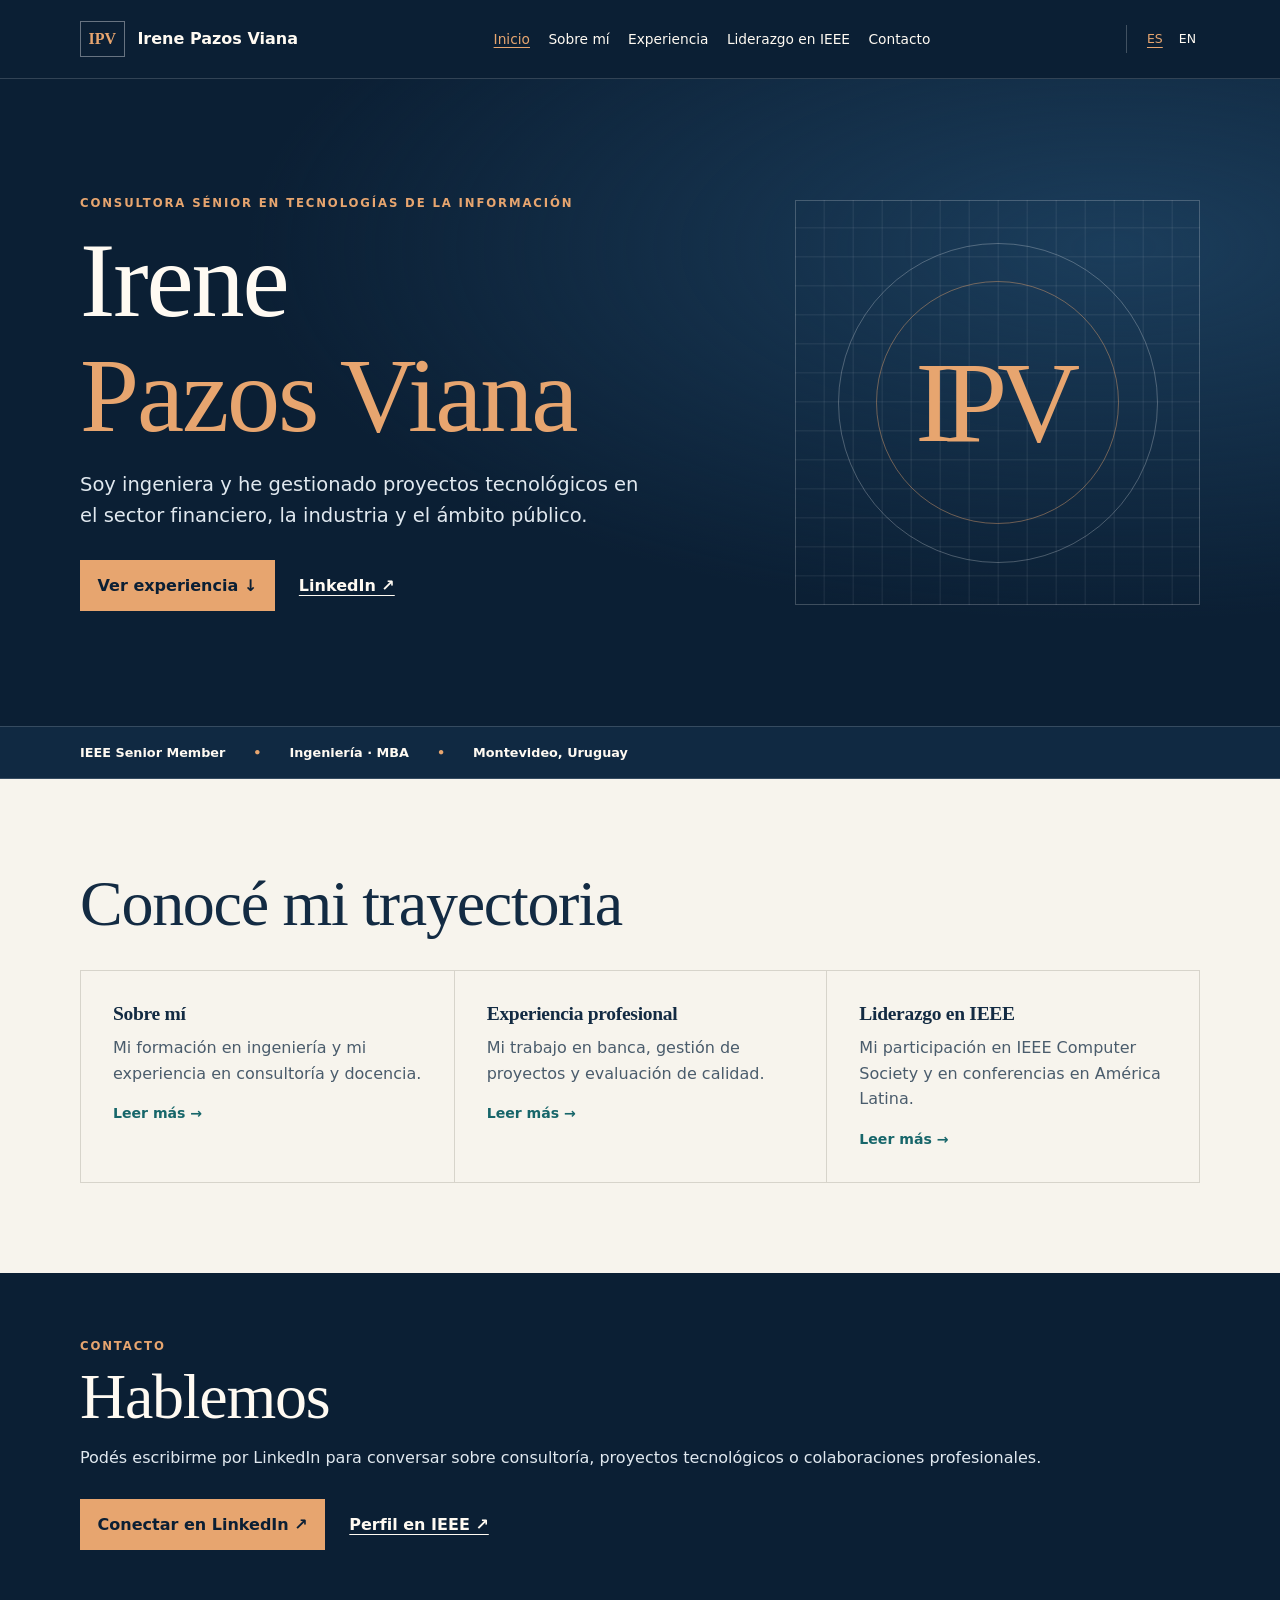
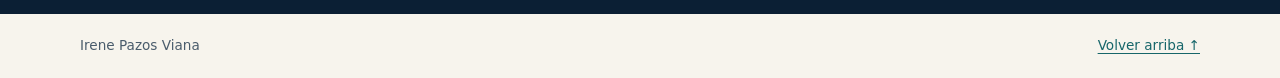
<file: index.html>
<!doctype html>
<html lang="es">
<head>
<meta charset="utf-8">
<meta name="viewport" content="width=device-width, initial-scale=1">
<meta name="theme-color" content="#102942">
<meta name="description" content="Portfolio profesional de Irene Pazos Viana, consultora sénior en tecnologías de la información e IEEE Senior Member.">
<meta property="og:type" content="website">
<meta property="og:title" content="Irene Pazos Viana | Consultoría tecnológica">
<meta property="og:description" content="Consultoría tecnológica, ingeniería y liderazgo en IEEE.">
<title>Irene Pazos Viana | Consultoría tecnológica</title>
<link rel="icon" type="image/svg+xml" href="favicon.svg">
<link rel="stylesheet" href="styles.css?v=3">
</head>
<body data-title-es="Irene Pazos Viana | Consultoría tecnológica" data-title-en="Irene Pazos Viana | Technology Consulting">
<a class="skip" href="#main" data-en="Skip to content">Saltar al contenido</a>
<header><div class="wrap top">
<a class="brand" href="index.html"><span class="mark" aria-hidden="true">IPV</span>Irene Pazos Viana</a>
<nav aria-label="Navegación principal" data-en-label="Main navigation"><a href="index.html" aria-current="page" data-en="Home">Inicio</a><a href="perfil.html" data-en="About">Sobre mí</a><a href="experiencia.html" data-en="Experience">Experiencia</a><a href="ieee.html" data-en="IEEE leadership">Liderazgo en IEEE</a><a href="contacto.html" data-en="Contact">Contacto</a></nav>
<div class="languages" aria-label="Idioma" data-en-label="Language"><button type="button" lang="es" data-language="es" aria-label="Español" aria-pressed="true">ES</button><button type="button" lang="en" data-language="en" aria-label="English" aria-pressed="false">EN</button></div>
</div></header>
<main id="main">
<section class="hero" aria-labelledby="name"><div class="wrap hero-inner"><div>
<p class="eyebrow" data-en="Senior Technology Consultant">Consultora sénior en tecnologías de la información</p>
<h1 id="name">Irene <span>Pazos Viana</span></h1>
<p class="intro" data-en="I’m an engineer and I’ve managed technology projects across financial services, industry and the public sector.">Soy ingeniera y he gestionado proyectos tecnológicos en el sector financiero, la industria y el ámbito público.</p>
<div class="actions"><a class="button" href="experiencia.html" data-en="Explore experience ↓">Ver experiencia ↓</a><a class="text-link" href="https://www.linkedin.com/in/irenepazosviana/" target="_blank" rel="noopener noreferrer">LinkedIn ↗</a></div>
</div><div class="art" aria-hidden="true"><span>IPV</span></div></div></section>
<div class="strip"><div class="wrap"><span>IEEE Senior Member</span><span data-en="Engineering · MBA">Ingeniería · MBA</span><span>Montevideo, Uruguay</span></div></div>
<section class="light" id="trayectoria"><div class="wrap"><h2 data-en="Explore my work">Conocé mi trayectoria</h2><div class="cards page-links"><article class="card"><h3 data-en="About me">Sobre mí</h3><p data-en="My engineering education and experience in consulting and teaching.">Mi formación en ingeniería y mi experiencia en consultoría y docencia.</p><a href="perfil.html" data-en="Read more →">Leer más →</a></article><article class="card"><h3 data-en="Professional experience">Experiencia profesional</h3><p data-en="My work in banking, project management and quality assessment.">Mi trabajo en banca, gestión de proyectos y evaluación de calidad.</p><a href="experiencia.html" data-en="Read more →">Leer más →</a></article><article class="card"><h3 data-en="IEEE leadership">Liderazgo en IEEE</h3><p data-en="My work with IEEE Computer Society and conferences in Latin America.">Mi participación en IEEE Computer Society y en conferencias en América Latina.</p><a href="ieee.html" data-en="Read more →">Leer más →</a></article></div></div></section><section class="closing" id="contacto"><div class="wrap"><p class="eyebrow" data-en="Contact">Contacto</p><h2 data-en="Get in touch">Hablemos</h2><p data-en="You can reach me on LinkedIn to discuss consulting, technology projects or professional collaborations.">Podés escribirme por LinkedIn para conversar sobre consultoría, proyectos tecnológicos o colaboraciones profesionales.</p><div class="actions"><a class="button" href="https://www.linkedin.com/in/irenepazosviana/" target="_blank" rel="noopener noreferrer" data-en="Connect on LinkedIn ↗">Conectar en LinkedIn ↗</a><a class="text-link" href="https://www.computer.org/profiles/irene-pazos-viana" target="_blank" rel="noopener noreferrer" data-en="IEEE profile ↗">Perfil en IEEE ↗</a></div></div></section>
</main>
<footer class="foot"><div class="wrap"><span>Irene Pazos Viana</span><a href="#main" data-en="Back to top ↑">Volver arriba ↑</a></div></footer>
<script src="language.js"></script>
</body>
</html>
</file>
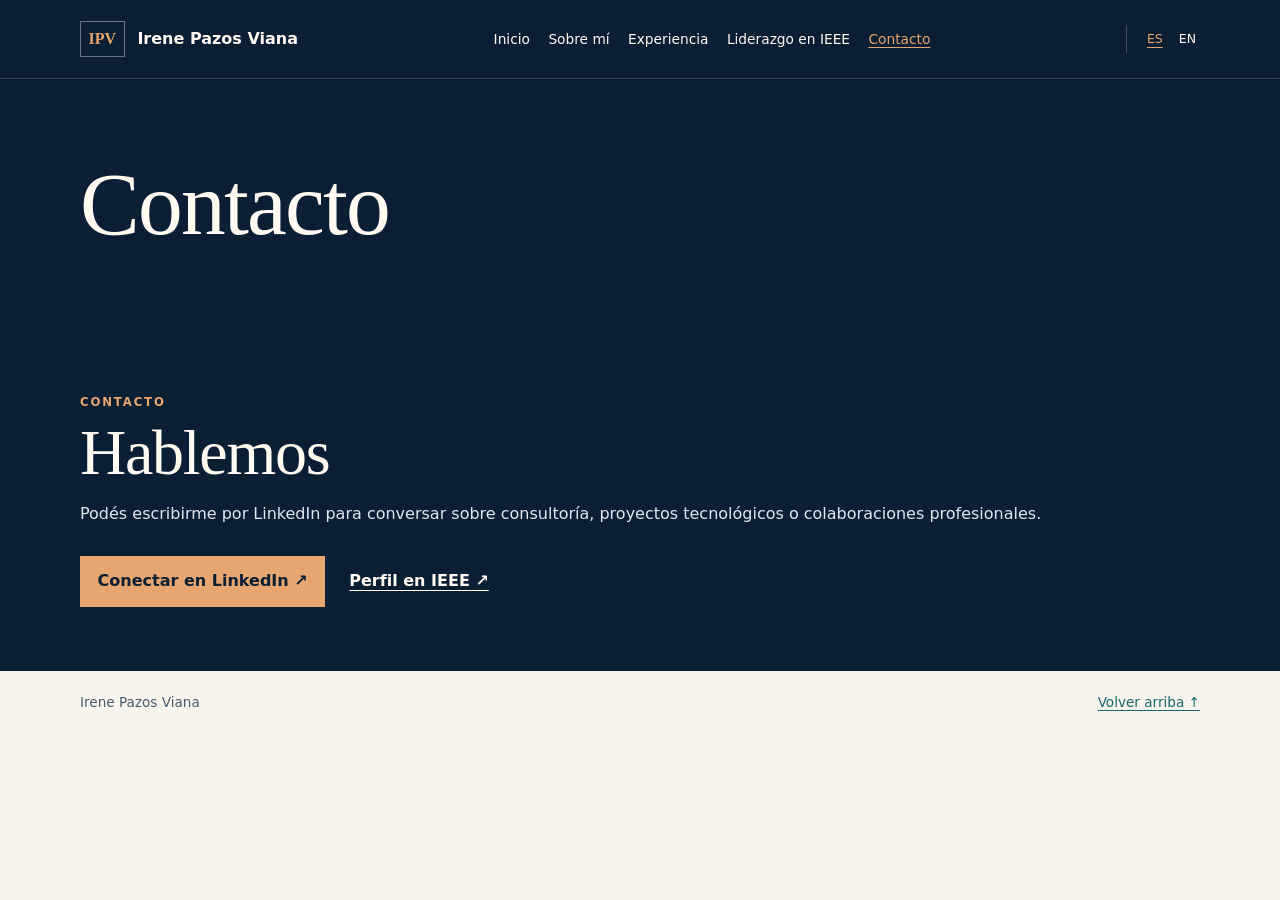
<file: contacto.html>
<!doctype html>
<html lang="es">
<head>
<meta charset="utf-8">
<meta name="viewport" content="width=device-width, initial-scale=1">
<meta name="theme-color" content="#102942">
<meta name="description" content="Portfolio profesional de Irene Pazos Viana, consultora sénior en tecnologías de la información e IEEE Senior Member.">
<meta property="og:type" content="website">
<meta property="og:title" content="Contacto | Irene Pazos Viana">
<meta property="og:description" content="Consultoría tecnológica, ingeniería y liderazgo en IEEE.">
<title>Contacto | Irene Pazos Viana</title>
<link rel="icon" type="image/svg+xml" href="favicon.svg">
<link rel="stylesheet" href="styles.css?v=3">
</head>
<body data-title-es="Contacto | Irene Pazos Viana" data-title-en="Contact | Irene Pazos Viana">
<a class="skip" href="#main" data-en="Skip to content">Saltar al contenido</a>
<header><div class="wrap top">
<a class="brand" href="index.html"><span class="mark" aria-hidden="true">IPV</span>Irene Pazos Viana</a>
<nav aria-label="Navegación principal" data-en-label="Main navigation"><a href="index.html" data-en="Home">Inicio</a><a href="perfil.html" data-en="About">Sobre mí</a><a href="experiencia.html" data-en="Experience">Experiencia</a><a href="ieee.html" data-en="IEEE leadership">Liderazgo en IEEE</a><a href="contacto.html" aria-current="page" data-en="Contact">Contacto</a></nav>
<div class="languages" aria-label="Idioma" data-en-label="Language"><button type="button" lang="es" data-language="es" aria-label="Español" aria-pressed="true">ES</button><button type="button" lang="en" data-language="en" aria-label="English" aria-pressed="false">EN</button></div>
</div></header>
<main id="main">
<section class="page-hero"><div class="wrap"><h1 data-en="Contact">Contacto</h1></div></section><section class="closing" id="contacto"><div class="wrap"><p class="eyebrow" data-en="Contact">Contacto</p><h2 data-en="Get in touch">Hablemos</h2><p data-en="You can reach me on LinkedIn to discuss consulting, technology projects or professional collaborations.">Podés escribirme por LinkedIn para conversar sobre consultoría, proyectos tecnológicos o colaboraciones profesionales.</p><div class="actions"><a class="button" href="https://www.linkedin.com/in/irenepazosviana/" target="_blank" rel="noopener noreferrer" data-en="Connect on LinkedIn ↗">Conectar en LinkedIn ↗</a><a class="text-link" href="https://www.computer.org/profiles/irene-pazos-viana" target="_blank" rel="noopener noreferrer" data-en="IEEE profile ↗">Perfil en IEEE ↗</a></div></div></section>
</main>
<footer class="foot"><div class="wrap"><span>Irene Pazos Viana</span><a href="#main" data-en="Back to top ↑">Volver arriba ↑</a></div></footer>
<script src="language.js"></script>
</body>
</html>
</file>
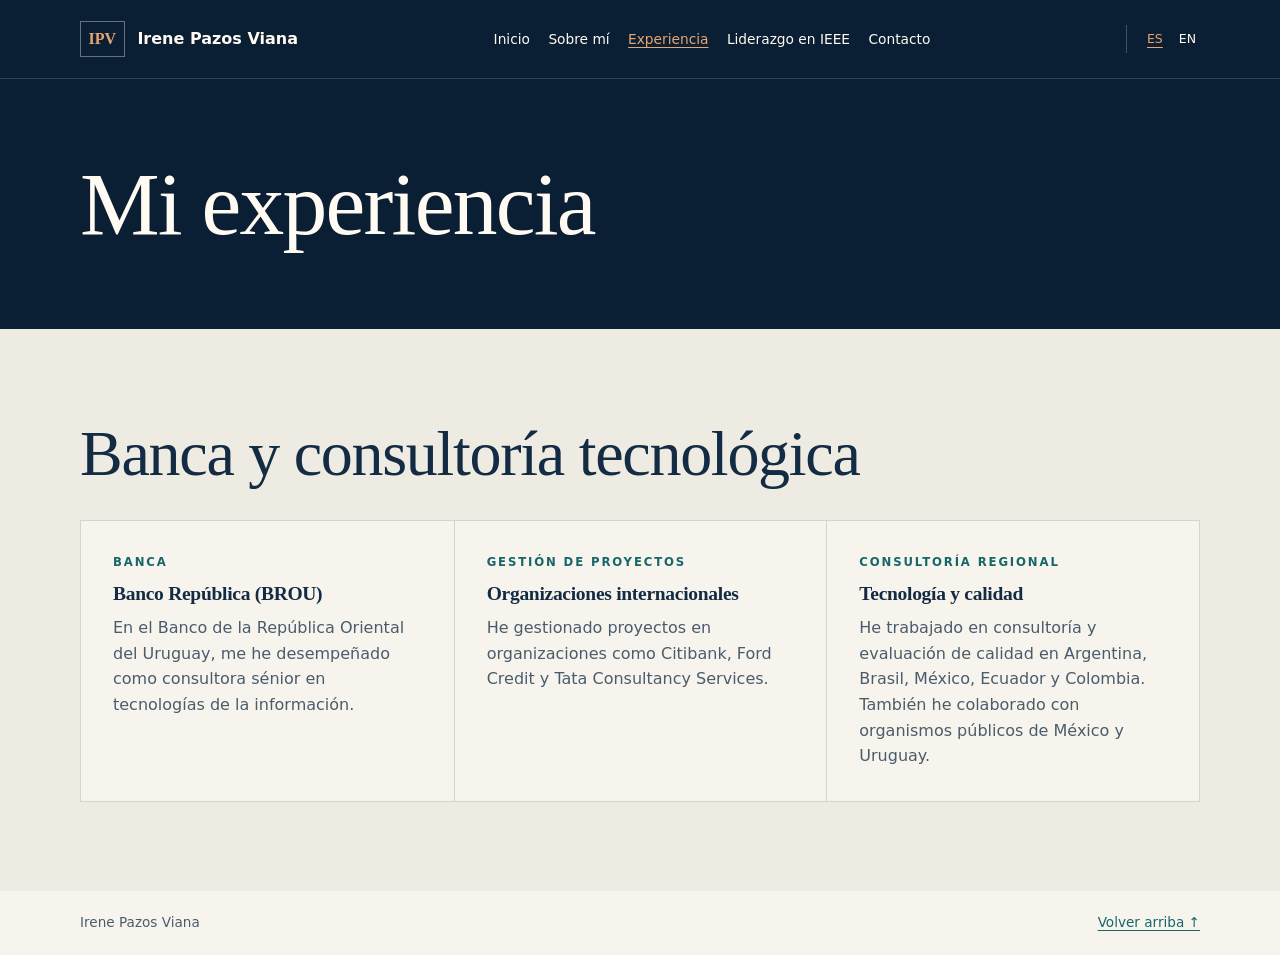
<file: experiencia.html>
<!doctype html>
<html lang="es">
<head>
<meta charset="utf-8">
<meta name="viewport" content="width=device-width, initial-scale=1">
<meta name="theme-color" content="#102942">
<meta name="description" content="Portfolio profesional de Irene Pazos Viana, consultora sénior en tecnologías de la información e IEEE Senior Member.">
<meta property="og:type" content="website">
<meta property="og:title" content="Mi experiencia | Irene Pazos Viana">
<meta property="og:description" content="Consultoría tecnológica, ingeniería y liderazgo en IEEE.">
<title>Mi experiencia | Irene Pazos Viana</title>
<link rel="icon" type="image/svg+xml" href="favicon.svg">
<link rel="stylesheet" href="styles.css?v=3">
</head>
<body data-title-es="Mi experiencia | Irene Pazos Viana" data-title-en="My experience | Irene Pazos Viana">
<a class="skip" href="#main" data-en="Skip to content">Saltar al contenido</a>
<header><div class="wrap top">
<a class="brand" href="index.html"><span class="mark" aria-hidden="true">IPV</span>Irene Pazos Viana</a>
<nav aria-label="Navegación principal" data-en-label="Main navigation"><a href="index.html" data-en="Home">Inicio</a><a href="perfil.html" data-en="About">Sobre mí</a><a href="experiencia.html" aria-current="page" data-en="Experience">Experiencia</a><a href="ieee.html" data-en="IEEE leadership">Liderazgo en IEEE</a><a href="contacto.html" data-en="Contact">Contacto</a></nav>
<div class="languages" aria-label="Idioma" data-en-label="Language"><button type="button" lang="es" data-language="es" aria-label="Español" aria-pressed="true">ES</button><button type="button" lang="en" data-language="en" aria-label="English" aria-pressed="false">EN</button></div>
</div></header>
<main id="main">
<section class="page-hero"><div class="wrap"><h1 data-en="My experience">Mi experiencia</h1></div></section><section class="light subtle" id="experiencia"><div class="wrap">
<h2 data-en="Banking and technology consulting">Banca y consultoría tecnológica</h2>
<div class="cards">
<article class="card"><p class="eyebrow" data-en="Banking">Banca</p><h3>Banco República (BROU)</h3><p data-en="At Banco de la República Oriental del Uruguay, I’ve worked in senior IT consulting.">En el Banco de la República Oriental del Uruguay, me he desempeñado como consultora sénior en tecnologías de la información.</p></article>
<article class="card"><p class="eyebrow" data-en="Project management">Gestión de proyectos</p><h3 data-en="International organisations">Organizaciones internacionales</h3><p data-en="I’ve managed projects with organisations including Citibank, Ford Credit and Tata Consultancy Services.">He gestionado proyectos en organizaciones como Citibank, Ford Credit y Tata Consultancy Services.</p></article>
<article class="card"><p class="eyebrow" data-en="Regional consulting">Consultoría regional</p><h3 data-en="Technology and quality">Tecnología y calidad</h3><p data-en="I’ve worked in consulting and quality assessment in Argentina, Brazil, Mexico, Ecuador and Colombia. I’ve also worked with public institutions in Mexico and Uruguay.">He trabajado en consultoría y evaluación de calidad en Argentina, Brasil, México, Ecuador y Colombia. También he colaborado con organismos públicos de México y Uruguay.</p></article>
</div></div></section>
</main>
<footer class="foot"><div class="wrap"><span>Irene Pazos Viana</span><a href="#main" data-en="Back to top ↑">Volver arriba ↑</a></div></footer>
<script src="language.js"></script>
</body>
</html>
</file>
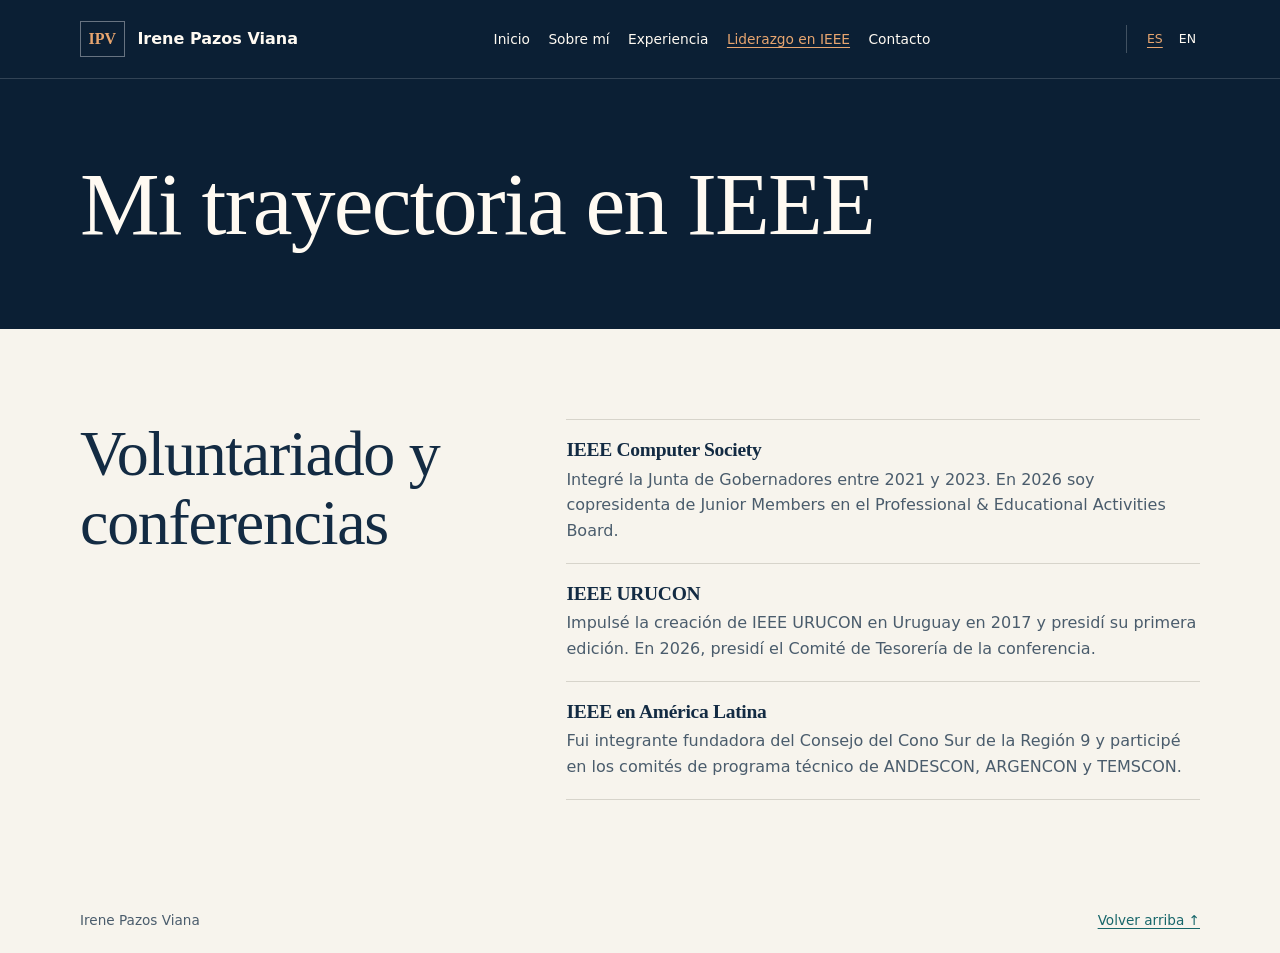
<file: ieee.html>
<!doctype html>
<html lang="es">
<head>
<meta charset="utf-8">
<meta name="viewport" content="width=device-width, initial-scale=1">
<meta name="theme-color" content="#102942">
<meta name="description" content="Portfolio profesional de Irene Pazos Viana, consultora sénior en tecnologías de la información e IEEE Senior Member.">
<meta property="og:type" content="website">
<meta property="og:title" content="Mi trayectoria en IEEE | Irene Pazos Viana">
<meta property="og:description" content="Consultoría tecnológica, ingeniería y liderazgo en IEEE.">
<title>Mi trayectoria en IEEE | Irene Pazos Viana</title>
<link rel="icon" type="image/svg+xml" href="favicon.svg">
<link rel="stylesheet" href="styles.css?v=3">
</head>
<body data-title-es="Mi trayectoria en IEEE | Irene Pazos Viana" data-title-en="My IEEE leadership | Irene Pazos Viana">
<a class="skip" href="#main" data-en="Skip to content">Saltar al contenido</a>
<header><div class="wrap top">
<a class="brand" href="index.html"><span class="mark" aria-hidden="true">IPV</span>Irene Pazos Viana</a>
<nav aria-label="Navegación principal" data-en-label="Main navigation"><a href="index.html" data-en="Home">Inicio</a><a href="perfil.html" data-en="About">Sobre mí</a><a href="experiencia.html" data-en="Experience">Experiencia</a><a href="ieee.html" aria-current="page" data-en="IEEE leadership">Liderazgo en IEEE</a><a href="contacto.html" data-en="Contact">Contacto</a></nav>
<div class="languages" aria-label="Idioma" data-en-label="Language"><button type="button" lang="es" data-language="es" aria-label="Español" aria-pressed="true">ES</button><button type="button" lang="en" data-language="en" aria-label="English" aria-pressed="false">EN</button></div>
</div></header>
<main id="main">
<section class="page-hero"><div class="wrap"><h1 data-en="My IEEE leadership">Mi trayectoria en IEEE</h1></div></section><section class="light" id="ieee"><div class="wrap split">
<h2 data-en="Volunteering and conferences">Voluntariado y conferencias</h2>
<div class="rows">
<article class="row"><h3>IEEE Computer Society</h3><p data-en="I served on the Board of Governors from 2021 to 2023. In 2026 I co-chair Junior Members on the Professional &amp; Educational Activities Board.">Integré la Junta de Gobernadores entre 2021 y 2023. En 2026 soy copresidenta de Junior Members en el Professional &amp; Educational Activities Board.</p></article>
<article class="row"><h3>IEEE URUCON</h3><p data-en="I launched IEEE URUCON in Uruguay in 2017 and chaired its first edition. In 2026, I chaired the conference’s Treasury Committee.">Impulsé la creación de IEEE URUCON en Uruguay en 2017 y presidí su primera edición. En 2026, presidí el Comité de Tesorería de la conferencia.</p></article>
<article class="row"><h3 data-en="IEEE in Latin America">IEEE en América Latina</h3><p data-en="I helped found the Region 9 Southern Cone Council and served on technical programme committees for ANDESCON, ARGENCON and TEMSCON.">Fui integrante fundadora del Consejo del Cono Sur de la Región 9 y participé en los comités de programa técnico de ANDESCON, ARGENCON y TEMSCON.</p></article>
</div></div></section>
</main>
<footer class="foot"><div class="wrap"><span>Irene Pazos Viana</span><a href="#main" data-en="Back to top ↑">Volver arriba ↑</a></div></footer>
<script src="language.js"></script>
</body>
</html>
</file>
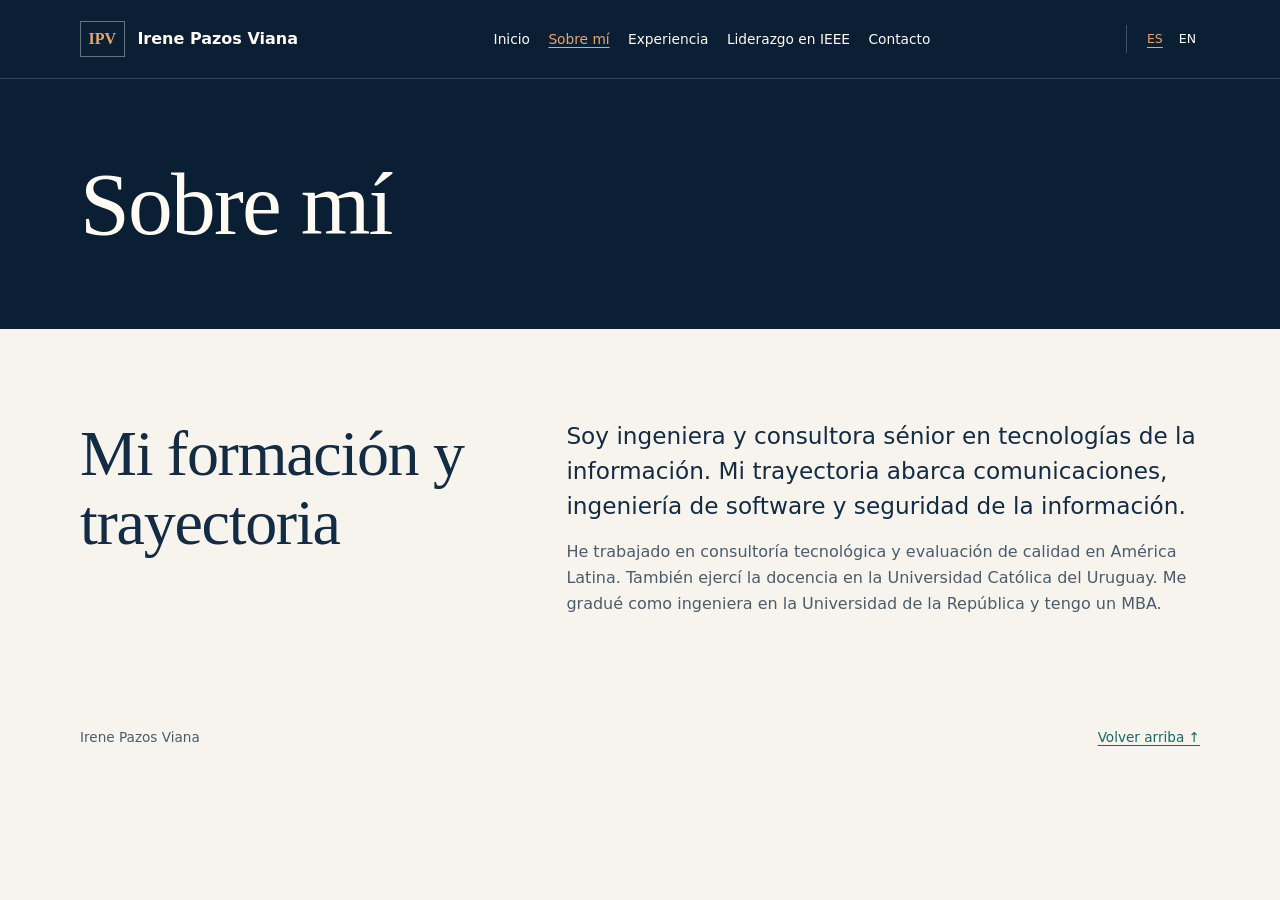
<file: perfil.html>
<!doctype html>
<html lang="es">
<head>
<meta charset="utf-8">
<meta name="viewport" content="width=device-width, initial-scale=1">
<meta name="theme-color" content="#102942">
<meta name="description" content="Portfolio profesional de Irene Pazos Viana, consultora sénior en tecnologías de la información e IEEE Senior Member.">
<meta property="og:type" content="website">
<meta property="og:title" content="Sobre mí | Irene Pazos Viana">
<meta property="og:description" content="Consultoría tecnológica, ingeniería y liderazgo en IEEE.">
<title>Sobre mí | Irene Pazos Viana</title>
<link rel="icon" type="image/svg+xml" href="favicon.svg">
<link rel="stylesheet" href="styles.css?v=3">
</head>
<body data-title-es="Sobre mí | Irene Pazos Viana" data-title-en="About me | Irene Pazos Viana">
<a class="skip" href="#main" data-en="Skip to content">Saltar al contenido</a>
<header><div class="wrap top">
<a class="brand" href="index.html"><span class="mark" aria-hidden="true">IPV</span>Irene Pazos Viana</a>
<nav aria-label="Navegación principal" data-en-label="Main navigation"><a href="index.html" data-en="Home">Inicio</a><a href="perfil.html" aria-current="page" data-en="About">Sobre mí</a><a href="experiencia.html" data-en="Experience">Experiencia</a><a href="ieee.html" data-en="IEEE leadership">Liderazgo en IEEE</a><a href="contacto.html" data-en="Contact">Contacto</a></nav>
<div class="languages" aria-label="Idioma" data-en-label="Language"><button type="button" lang="es" data-language="es" aria-label="Español" aria-pressed="true">ES</button><button type="button" lang="en" data-language="en" aria-label="English" aria-pressed="false">EN</button></div>
</div></header>
<main id="main">
<section class="page-hero"><div class="wrap"><h1 data-en="About me">Sobre mí</h1></div></section><section class="light" id="perfil"><div class="wrap split">
<h2 data-en="My background">Mi formación y trayectoria</h2>
<div class="bio"><p class="lead" data-en="I’m an engineer and senior technology consultant. My work spans communications, software engineering and information security.">Soy ingeniera y consultora sénior en tecnologías de la información. Mi trayectoria abarca comunicaciones, ingeniería de software y seguridad de la información.</p>
<p data-en="I’ve worked in technology consulting and quality assessment across Latin America. I’ve also taught at Universidad Católica del Uruguay. I earned my engineering degree at Universidad de la República and hold an MBA.">He trabajado en consultoría tecnológica y evaluación de calidad en América Latina. También ejercí la docencia en la Universidad Católica del Uruguay. Me gradué como ingeniera en la Universidad de la República y tengo un MBA.</p></div>
</div></section>
</main>
<footer class="foot"><div class="wrap"><span>Irene Pazos Viana</span><a href="#main" data-en="Back to top ↑">Volver arriba ↑</a></div></footer>
<script src="language.js"></script>
</body>
</html>
</file>
<file: styles.css>
:root{--navy:#102942;--deep:#0b1f34;--paper:#f7f4ed;--ink:#132b43;--soft:#4a5c6c;--copper: #e7a56f;--teal:#17666a;--heading-font:Georgia,'Times New Roman',serif;--body-font:system-ui,-apple-system,'Segoe UI',sans-serif;--rule:#d7d4cb;--white:#fffaf2}
*{box-sizing:border-box}html{scroll-behavior:smooth}body{margin:0;background:var(--paper);color:var(--ink);font:1rem/1.6 var(--body-font)}a{color:inherit;text-underline-offset:.25em}a:focus-visible,button:focus-visible{outline:3px solid currentColor;outline-offset:5px}button{font:inherit;color:inherit}p{margin:0}h1,h2,h3{margin:0;line-height:1.08}h1,h2,h3{font-family:var(--heading-font);font-weight:400}h2{font-size:clamp(2.4rem,5vw,4.5rem);letter-spacing:-.02em}h3{font-size:1.22rem;letter-spacing:-.025em}.wrap{width:min(1120px,calc(100% - 64px));margin-inline:auto}.skip{position:absolute;left:1rem;top:-6rem;background:var(--white);color:var(--ink);padding:.6rem;z-index:2}.skip:focus{top:1rem}
header,.hero,.closing{background:var(--deep);color:var(--white)}header{border-bottom:1px solid #ffffff29}.top{display:flex;align-items:center;justify-content:space-between;gap:1rem;min-height:78px}.brand{display:flex;gap:.8rem;align-items:center;text-decoration:none;font-weight:650}.mark{border:1px solid #ffffff60;padding:.25rem .47rem;font-family:var(--heading-font);color:var(--copper)}nav,.languages{display:flex;gap:1.15rem;align-items:center}nav a{text-decoration:none;font-size:.86rem}nav a:hover{text-decoration:underline}.languages{gap:.5rem;border-left:1px solid #ffffff39;padding-left:1rem}.languages button{cursor:pointer;border:0;background:none;font-size:.78rem;padding:.25rem}.languages button[aria-pressed="true"]{color:var(--copper);text-decoration:underline;text-underline-offset:.35em}
.hero{background:radial-gradient(ellipse at 87% 26%,#1b3d5b 0,transparent 55%),var(--deep)}.hero-inner{padding-block:clamp(4.5rem,9vw,8rem);display:grid;grid-template-columns:minmax(0,1.65fr) minmax(0,1fr);align-items:center;gap:3rem}.eyebrow{font-size:.73rem;text-transform:uppercase;letter-spacing:.16em;font-weight:700}.hero .eyebrow,.closing .eyebrow{color:var(--copper)}h1{font-size:clamp(3.45rem,8.3vw,7.8rem);letter-spacing:-.02em;margin:.65rem 0 1rem}h1 span{display:block;color:var(--copper);font-style:normal}.intro{font-size:clamp(1.05rem,1.65vw,1.22rem);max-width:36rem;color:#e0e8ef}.actions{display:flex;flex-wrap:wrap;align-items:center;gap:1rem 1.5rem;margin-top:1.8rem}.button{display:inline-block;background:var(--copper);color:var(--deep);padding:.8rem 1.1rem;font-weight:700;text-decoration:none}.button:hover{background:#f3bd92}.text-link{font-weight:650}.art{display:grid;position:relative;place-items:center;aspect-ratio:1;isolation:isolate;border:1px solid #ffffff35;color:var(--copper);background:repeating-linear-gradient(0deg,transparent 0 27px,#ffffff0e 28px 29px),repeating-linear-gradient(90deg,transparent 0 27px,#ffffff0e 28px 29px)}.art:before,.art:after{content:"";position:absolute;width:79%;aspect-ratio:1;border:1px solid #ffffff40;border-radius:50%;z-index:-1}.art:after{width:60%;border-color:#e7a56f70}.art span{font:400 clamp(3.4rem,9vw,8rem)/1 var(--heading-font);letter-spacing:-.09em;padding-right:.09em}.strip{background:var(--navy);color:var(--white);border-block:1px solid #ffffff29}.strip .wrap{display:flex;flex-wrap:wrap;gap:.4rem 1.75rem;padding-block:.95rem;font-size:.8rem;font-weight:650}.strip span+span:before{content:"•";color:var(--copper);margin-right:1.75rem}
section.light{padding-block:clamp(3.5rem,7vw,6.5rem)}.split{display:grid;grid-template-columns:minmax(0,1fr) minmax(0,1.5fr);gap:2rem 4rem}.lead{font-size:clamp(1.13rem,2vw,1.45rem);line-height:1.5}.bio p+p{margin-top:1rem;color:var(--soft)}.subtle{background:#eeebe3}.cards{display:grid;grid-template-columns:repeat(3,minmax(0,1fr));margin-top:2rem;border:1px solid var(--rule);background:var(--paper)}.card{padding:clamp(1.2rem,2.7vw,2rem)}.card+.card{border-left:1px solid var(--rule)}.card .eyebrow{color:var(--teal);margin-bottom:.7rem}.card p:not(.eyebrow){margin-top:.7rem;color:var(--soft)}.card a{display:inline-block;margin-top:1rem;font-size:.88rem;font-weight:700}.rows{border-top:1px solid var(--rule)}.row{padding:1.2rem 0;border-bottom:1px solid var(--rule)}.row p{margin-top:.4rem;color:var(--soft)}.closing{padding:4rem 0}.closing h2{margin-top:.4rem}.closing p:not(.eyebrow){margin-top:.85rem;color:#e0e8ef}.foot{padding:1.3rem 0;color:var(--soft);font-size:.85rem}.foot .wrap{display:flex;justify-content:space-between;gap:1rem;flex-wrap:wrap}
@media(max-width:800px){.top{flex-wrap:wrap;padding-block:.9rem}.top nav{order:3;width:100%;flex-wrap:wrap;gap:.35rem 1rem}.hero-inner{gap:1.5rem}.wrap{width:calc(100% - 40px)}}
@media(max-width:620px){.hero-inner,.split,.cards{grid-template-columns:1fr}.hero-inner{padding-block:3.5rem}.art{display:none}.card+.card{border-left:0;border-top:1px solid var(--rule)}.strip span+span:before{display:none}.strip .wrap{gap:.4rem 1rem}}
@media(prefers-reduced-motion:reduce){html{scroll-behavior:auto}}

nav a[aria-current="page"]{color:var(--copper);text-decoration:underline}
.page-hero{background:var(--deep);color:var(--white);padding-block:clamp(3rem,6vw,5.5rem)}
.page-hero h1{font-size:clamp(3rem,7vw,6.2rem);margin:0}
.page-links a{display:block;text-decoration:none}
.page-links a:hover h3{text-decoration:underline}

.light a,.foot a{color:var(--teal)}

h3{font-weight:700;letter-spacing:-.015em}
</file>
